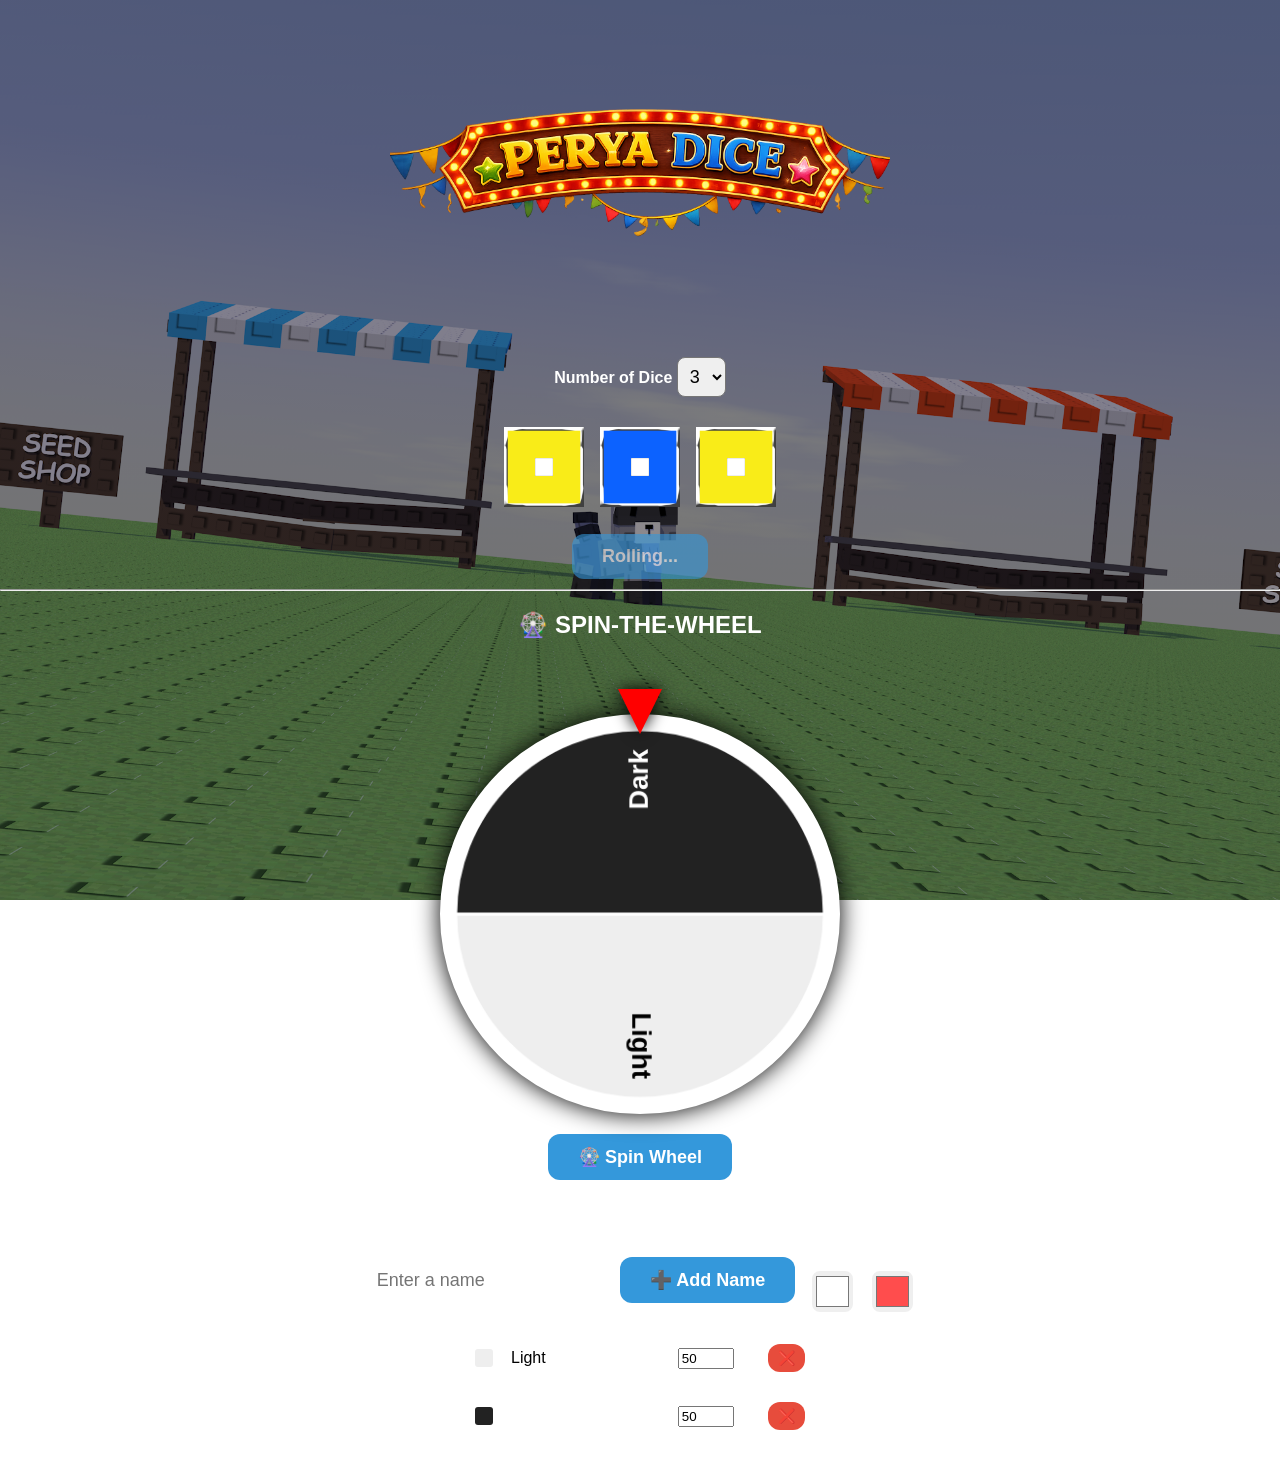
<file: perya dice/index.html>
<!DOCTYPE html>
<html lang="en">

<head>

    <meta charset="UTF-8">

    <meta name="viewport" content="width=device-width, initial-scale=1.0">

    <title>PERYA DICE</title>

    <link rel="stylesheet" href="style.css">

</head>


<body>


<!-- =========================
     LOGO
========================= -->

<img 
    class="logo"
    src="images/PERYA.png"
    alt="PERYA DICE"
>




<!-- =========================
     DICE SECTION
========================= -->

<section class="diceSection">


    <h4>
        Number of Dice

        <select id="diceCount">

            <option value="1">1</option>

            <option value="2">2</option>

            <option value="3" selected>3</option>

            <option value="4">4</option>

            <option value="5">5</option>

            <option value="6">6</option>

        </select>

    </h4>



    <div id="results"></div>



    <button id="rollButton">
        🎲 Roll Dice
    </button>


</section>





<hr>





<!-- =========================
     WHEEL SECTION
========================= -->


<section class="wheelSection">


    <h2>
        🎡 SPIN-THE-WHEEL
    </h2>

<br><br>

    <div id="wheelContainer">


        <canvas 
            id="wheel"
            width="400"
            height="400">
        </canvas>



        <div id="pointer"></div>



    </div>




    <button id="spinWheel">
        🎡 Spin Wheel
    </button>


</section>






<!-- =========================
     NAME CONTROLS
========================= -->
<br><br>

<section id="nameControls">


    <input
        id="nameInput"
        type="text"
        placeholder="Enter a name"
    >



    <button id="addName">
        ➕ Add Name
    </button>

</div>


    <div class="pickerGroup">

        <label>
            Text
        </label>


        <input
            id="textColor"
            type="color"
            value="#ffffff"
        >

    </div>





    <div class="pickerGroup">

        <label>
            Slice
        </label>


        <input
            id="nameColor"
            type="color"
            value="#ff4d4d"
        >

    </div>



</section>







<!-- =========================
     NAME LIST
========================= -->


<ul id="nameList"></ul>






<script src="script.js"></script>


</body>

</html>
</file>
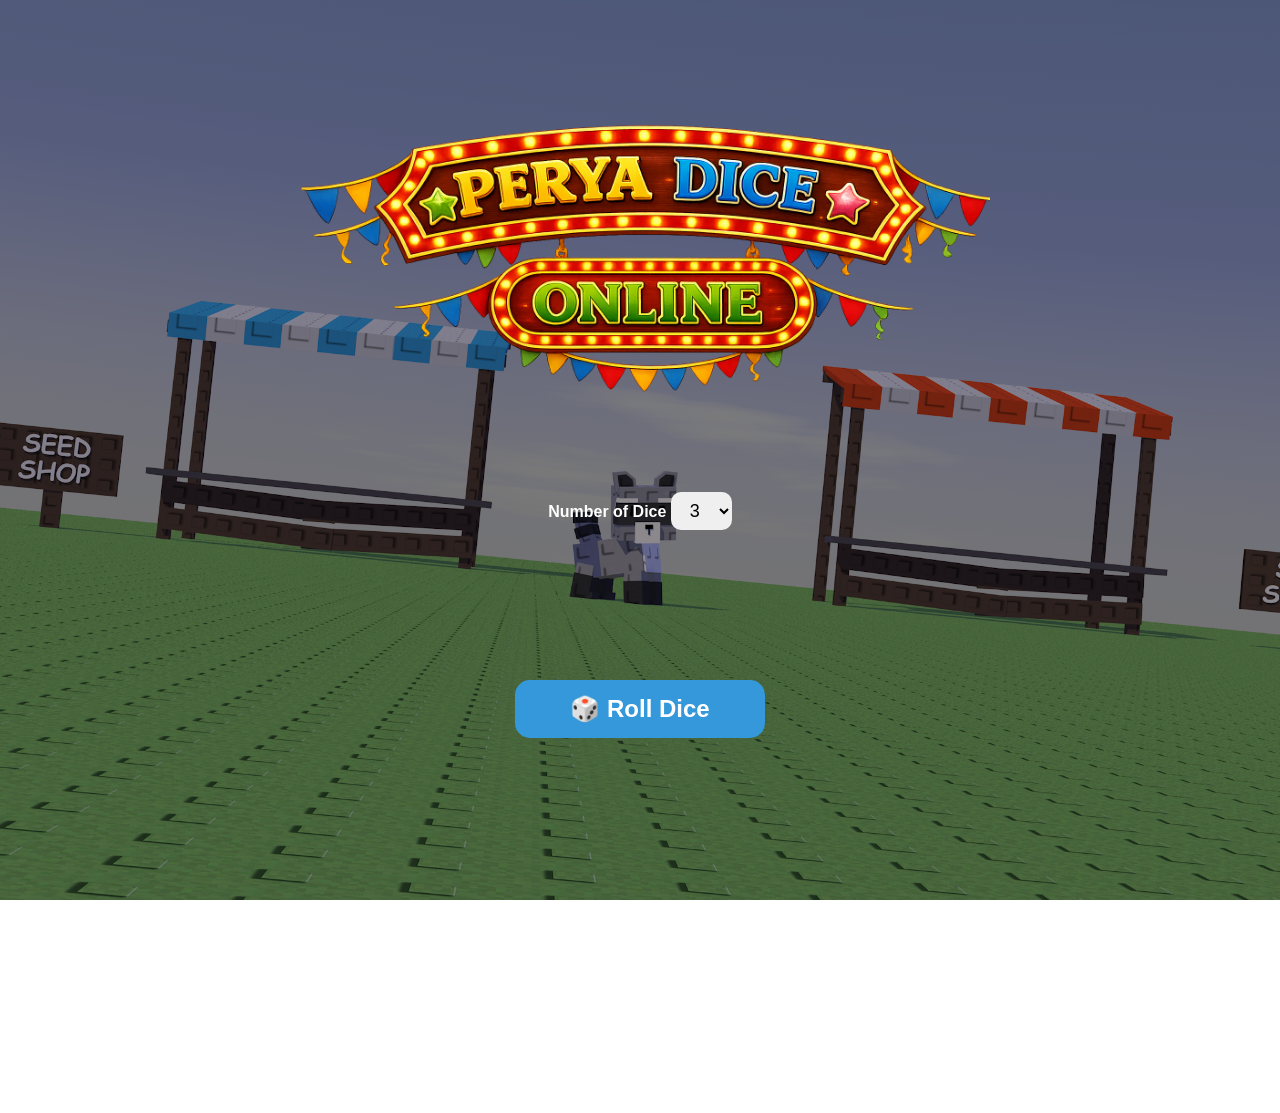
<file: old_index.html>
<!DOCTYPE html>
<html lang="en">

<head>

    <meta charset="UTF-8">

    <meta name="viewport" content="width=device-width, initial-scale=1.0">

    <title>PERYA DICE</title>

    <link rel="icon" type="image/png" sizes="32x32" href="favicon.png">

    <link rel="stylesheet" href="style.css">

</head>


<body>


<!-- =========================
     LOGO
========================= -->

<img
    class="logo"
    src="images/PERYA.png"
    alt="PERYA DICE"
>



<!-- =========================
     DICE SECTION
========================= -->

<section class="diceSection">

    <h4>

        Number of Dice


        <select id="diceCount">


            <option value="1">
                1
            </option>


            <option value="2">
                2
            </option>


            <option value="3" selected>
                3
            </option>


            <option value="4">
                4
            </option>


            <option value="5">
                5
            </option>


            <option value="6">
                6
            </option>


        </select>


    </h4>




    <div id="results"></div>




    <button id="rollButton">

    🎲 Roll Dice

    </button>



</section>

<br><br>
<br><br>
<br><br>
<br><br>
<h2>
**Welcome to Perya Dice Online!**</h3>

<h4>
Enjoy a *100% AD-FREE** online dice roller with no pop-ups, no banners, and no interruptions.</h4>
<h4> 
Just a clean, fast, and reliable experience whenever you need to roll. Whether you're playing
board games, making random decisions, or just having fun, our site is built to keep the focus
 on the dice—not on advertisements.

**No Ads. No Sign-Ups. No Distractions. Just Roll.**</h4>







<script src="script.js"></script>

<br><br>
<h4>**Welcome to Online Dice!**

Enjoy a **100% AD-FREE** online dice roller with no pop-ups, no banners, and no interruptions. Just a clean, fast, and reliable experience whenever you need to roll.

Whether you're playing board games, making random decisions, or just having fun, our site is built to keep the focus on the dice—not on advertisements.

**No Ads. No Sign-Ups. No Distractions. Just Roll.**
</h4>

</body>


</html>
</file>
<file: perya dice/style.css>
/* ==================================
   GLOBAL
================================== */

* {
    box-sizing: border-box;
}


:root {

    /* CHANGE ONLY THIS NUMBER */
    --wheel-size: 400px;

}



body {

    margin: 0;

    min-height: 100vh;


    background:
        linear-gradient(
            rgba(0,0,0,.45),
            rgba(0,0,0,.45)
        ),
        url("images/raccoon.png");


    background-size: cover;

    background-position: center;

    background-attachment: fixed;


    color:white;


    font-family:
        Arial,
        Helvetica,
        sans-serif;


    text-align:center;

}





/* ==================================
   LOGO
================================== */


.logo {

    width:min(500px,90%);


    margin-top:10px;

    margin-bottom:0;

}





/* ==================================
   SECTIONS
================================== */


section {

    margin:10px auto;

}





.diceSection h4 {

    margin-top:5px;

}





/* ==================================
   BUTTONS
================================== */


button {


    padding:12px 30px;


    font-size:18px;


    font-weight:bold;


    color:white;


    background:#3498db;


    border:none;


    border-radius:12px;


    cursor:pointer;


    transition:.2s;

}



button:hover {


    background:#2980b9;


    transform:scale(1.05);


}



button:active {


    transform:scale(.95);


}



button:disabled {


    opacity:.6;

}





/* ==================================
   DICE
================================== */


select {


    padding:8px;


    font-size:18px;


    border-radius:8px;


}



#results {


    min-height:90px;


    margin:15px;

}



.dice {


    width:80px;


    height:80px;


    margin:8px;


}




.shake {


    animation:shake .15s infinite;

}




@keyframes shake {


    0% {

        transform:rotate(0);

    }


    25% {

        transform:
        translate(-5px,2px)
        rotate(-10deg);

    }


    50% {

        transform:
        translate(5px,-2px)
        rotate(10deg);

    }


    100% {

        transform:rotate(0);

    }


}





/* ==================================
   WHEEL
================================== */


#wheelContainer {


    position:relative;


    width:var(--wheel-size);


    height:var(--wheel-size);


    margin:20px auto;


}




#wheel {


    width:var(--wheel-size);


    height:var(--wheel-size);


    border-radius:50%;


    background:white;


    border:6px solid white;


    box-shadow:

        0 0 25px black;



    transition:

        transform 6s

        cubic-bezier(
            .12,
            .8,
            .2,
            1
        );


}





/* ==================================
   POINTER
================================== */


#pointer {


    position:absolute;


    top:-25px;


    left:50%;


    transform:
    translateX(-50%);



    width:0;


    height:0;



    border-left:22px solid transparent;


    border-right:22px solid transparent;


    border-top:45px solid red;



    filter:
    drop-shadow(0 0 8px black);


}






/* ==================================
   WINNER POPUP
   INSIDE WHEEL
================================== */


.winnerPopup {


    position:absolute;


    top:50%;


    left:50%;



    transform:
    translate(-50%,-50%);



    width:180px;


    height:180px;



    background:
    rgba(0,0,0,.88);



    border-radius:50%;



    border:5px solid gold;



    color:white;



    display:flex;


    flex-direction:column;


    justify-content:center;


    align-items:center;



    z-index:50;



    box-shadow:

    0 0 30px black;



    animation:
    popupShow .3s ease;


}



.winnerPopup h2 {


    margin:0;


    font-size:22px;


}



.winnerPopup h1 {


    margin:10px;


    font-size:38px;


    color:gold;


}



.winnerPopup button {


    padding:6px 20px;


    font-size:14px;


}





@keyframes popupShow {


    from {

        opacity:0;

        transform:
        translate(-50%,-50%)
        scale(.5);

    }



    to {

        opacity:1;

        transform:
        translate(-50%,-50%)
        scale(1);

    }


}





/* ==================================
   NAME CONTROLS
================================== */


#nameControls {


    display:flex;


    justify-content:center;


    align-items:center;


    gap:15px;


    flex-wrap:wrap;


    margin:20px;


}




#nameInput {


    width:240px;


    padding:12px;


    font-size:18px;


    border:none;


    border-radius:8px;


}





.pickerGroup {


    display:flex;


    flex-direction:column;


    gap:5px;


}





input[type="color"] {


    width:45px;


    height:45px;


    border:

    2px solid white;


    border-radius:10px;


}






/* ==================================
   NAME LIST
================================== */


#nameList {


    width:350px;


    max-width:90%;


    margin:20px auto;


    padding:0;


    list-style:none;


}



#nameList li {


    display:flex;


    align-items:center;


    gap:10px;


    padding:10px;


    margin-bottom:10px;



    background:

    rgba(255,255,255,.15);



    border-radius:10px;


}





#nameList li span:nth-child(2) {


    flex:1;


    text-align:left;


}




#nameList button {


    background:#e74c3c;


    padding:6px 10px;


    font-size:14px;


}





/* ==================================
   MOBILE
================================== */


@media(max-width:600px){


    :root {

        --wheel-size:300px;

    }



    #nameControls {


        flex-direction:column;


    }



    button {


        width:90%;


    }


}
</file>
<file: style.css>
/* ==================================
   GLOBAL
================================== */

*{

    margin:0;

    padding:0;

    box-sizing:border-box;

}

html{

    scroll-behavior:smooth;

}

body{

    min-height:100vh;

    background:
        linear-gradient(
            rgba(0,0,0,.45),
            rgba(0,0,0,.45)
        ),
        url("images/raccoon.png");

    background-size:cover;

    background-position:center;

    background-repeat:no-repeat;

    background-attachment:fixed;

    font-family:Arial, Helvetica, sans-serif;

    color:#fff;

    text-align:center;

    padding:15px;

}

/* ==================================
   LOGO
================================== */

.logo{

    display:block;

    width:min(700px,95%);

    margin:0 auto 10px;

    user-select:none;

}

/* ==================================
   MAIN
================================== */

main{

    width:100%;

    max-width:1000px;

    margin:auto;

}

/* ==================================
   DICE SECTION
================================== */

.diceSection{

    width:100%;

    max-width:850px;

    margin:auto;

}

/* ==================================
   GAME INFO
================================== */

.gameInfo{

    margin-bottom:8px;

}

.gameInfo p{

    font-size:20px;

    margin-bottom:5px;

}

#gameId{

    color:#FFD700;

    font-size:22px;

    font-weight:bold;

    letter-spacing:2px;

    word-break:break-all;

}

/* ==================================
   LABEL
================================== */

label{

    display:block;

    font-size:20px;

    margin-bottom:6px;

    font-weight:bold;

}

/* ==================================
   SELECT
================================== */

select{

    padding:8px 15px;

    border:none;

    border-radius:10px;

    font-size:18px;

    cursor:pointer;

    margin-bottom:10px;

}

/* ==================================
   BUTTONS
================================== */

button{

    background:#3498db;

    color:#fff;

    border:none;

    border-radius:15px;

    padding:12px 28px;

    margin:5px;

    font-size:20px;

    font-weight:bold;

    cursor:pointer;

    transition:.25s;

}

button:hover{

    background:#2980b9;

    transform:scale(1.05);

}

button:active{

    transform:scale(.96);

}

button:disabled{

    opacity:.6;

    cursor:not-allowed;

}

/* ==================================
   ROLL BUTTON
================================== */

#rollButton{

    display:block;

    margin:12px auto;

    font-size:24px;

    padding:15px 40px;

}

/* ==================================
   COPY BUTTON
================================== */

#copyGameId{

    background:#27ae60;

}

#copyGameId:hover{

    background:#1f8a4d;

}

/* ==================================
   VERIFY BUTTON
================================== */

#verifyGame{

    background:#f39c12;

    font-size:14px;

    padding:7px 14px;

    border-radius:10px;

    width:auto;

}
 

#verifyGame:hover{

    background:#d68910;

}

/* ==================================
   RESULTS
================================== */

#results{

    min-height:120px;

    margin:8px auto;

    display:flex;

    justify-content:center;

    align-items:center;

    flex-wrap:wrap;

    gap:10px;

}

/* ==================================
   DICE
================================== */

.dice{

    width:120px;

    height:120px;

    object-fit:contain;

}

/* ==================================
   SHAKE ANIMATION
================================== */

.shake{

    animation:shake .4s infinite;

}

@keyframes shake{

    0%{

        transform:rotate(0deg);

    }

    25%{

        transform:
            translate(-5px,2px)
            rotate(-10deg);

    }

    50%{

        transform:
            translate(5px,-2px)
            rotate(10deg);

    }

    75%{

        transform:
            translate(-3px,1px)
            rotate(-5deg);

    }

    100%{

        transform:rotate(0deg);

    }

}
/* ==================================
   COLOR GUIDE
================================== */

.colorGuide{

    width:min(700px,95%);

    margin:30px auto;

    padding:20px;

    background:rgba(0,0,0,.35);

    border-radius:20px;

    backdrop-filter:blur(5px);

}

.colorGuide h3{

    margin-bottom:15px;

    font-size:24px;

}

.colors{

    display:flex;

    justify-content:center;

    align-items:center;

    flex-wrap:wrap;

    gap:15px;

}

.colors img{

    width:35px;

    height:35px;

    transition:.2s;

}

.colors img:hover{

    transform:scale(1.15);

}

/* ==================================
   HISTORY
================================== */

.historyBox{

    width:min(380px,90%);

    margin:35px auto;

    padding:20px;

    background:
        linear-gradient(
            rgba(0,0,0,.45),
            rgba(0,0,0,.45)
        ),
        url("images/previous5.png");

    background-size:cover;

    background-position:center;

    border:1px solid rgba(255,255,255,.25);

    border-radius:25px;

    box-shadow:0 8px 20px rgba(0,0,0,.35);

}

.historyBox h2,
.historyBox h3{

    margin-bottom:18px;

    font-size:22px;

}

#history{

    display:flex;

    flex-direction:column;

    gap:10px;

}

.historyRow{

    display:flex;

    justify-content:center;

    align-items:center;

    gap:8px;

}

.historyDice{

    width:30px;

    height:30px;

}

/* ==================================
   VERIFY PAGE
================================== */

.verifyCard{

    width:min(650px,95%);

    margin:30px auto;

    padding:25px;

    background:rgba(0,0,0,.35);

    border-radius:25px;

    backdrop-filter:blur(6px);

    box-shadow:0 10px 25px rgba(0,0,0,.35);

}


.verifyCard h1{

    margin-bottom:15px;

}


.verifyTable{

    width:100%;

    border-collapse:collapse;

    margin-top:20px;

}


.verifyTable th{

    background:#3498db;

    color:#fff;

    padding:12px;

    border-bottom:2px solid rgba(255,255,255,.2);

}


.verifyTable td{

    padding:12px;

    text-align:center;

    vertical-align:middle;

    border-bottom:1px solid rgba(255,255,255,.12);

}


.verifyTable tr:hover{

    background:rgba(255,255,255,.08);

}


.verifyTable td:first-child{

    width:60px;

    font-weight:bold;

}


.verifyTable td:last-child{

    white-space:nowrap;

}


.verifyDice{

    display:flex;

    justify-content:center;

    align-items:center;

    gap:5px;

    flex-wrap:nowrap;

}


.verifyDice img{

    width:30px;

    height:30px;

}
/* ==================================
   ABOUT
================================== */

.about{

    width:min(900px,92%);

    margin:45px auto;

    padding:30px;

    background:rgba(0,0,0,.35);

    border-radius:20px;

    backdrop-filter:blur(5px);

    line-height:1.8;

}

.about h2{

    font-size:32px;

    margin-bottom:20px;

}

.about p{

    font-size:18px;

    margin-bottom:15px;

}

/* ==================================
   LINKS
================================== */

a{

    color:#6ec6ff;

    text-decoration:none;

}

a:hover{

    text-decoration:underline;

}

/* ==================================
   SCROLLBAR
================================== */

::-webkit-scrollbar{

    width:10px;

}

::-webkit-scrollbar-track{

    background:#222;

}

::-webkit-scrollbar-thumb{

    background:#3498db;

    border-radius:10px;

}

::-webkit-scrollbar-thumb:hover{

    background:#2980b9;

}

/* ==================================
   MOBILE
================================== */

@media (max-width:768px){

    body{

        padding:10px;

    }

    .logo{

        width:95%;

    }

    .gameInfo p{

        font-size:17px;

    }

    #gameId{

        font-size:18px;

        letter-spacing:1px;

    }

    label{

        font-size:18px;

    }

    select{

        font-size:16px;

    }

    .dice{

        width:80px;

        height:80px;

    }

    #results{

        min-height:90px;

        gap:8px;

    }

    button{

        width:90%;

        max-width:320px;

        font-size:18px;

    }

    #copyGameId,
    #verifyGame{

        width:auto;

        font-size:14px;

        padding:8px 16px;

    }

    .colors{

        gap:10px;

    }

    .colors img{

        width:28px;

        height:28px;

    }

    .historyBox{

        width:95%;

        padding:15px;

    }

    .historyDice{

        width:24px;

        height:24px;

    }

    .verifyCard{

        width:100%;

        padding:15px;

    }

    .verifyTable{

        font-size:14px;

    }

    .verifyTable th,
    .verifyTable td{

        padding:8px;

    }

    .verifyDice img{

        width:22px;

        height:22px;

    }

    .verifyTable td:last-child{

        white-space:normal;

    }

    .about{

        width:95%;

        padding:20px;

    }

    .about h2{

        font-size:24px;

    }

    .about p{

        font-size:16px;

    }

}

/* ==================================
   DESKTOP
================================== */

@media (min-width:769px){

    button{

        min-width:170px;

    }

    #rollButton{

        min-width:250px;

    }

}

/* ==================================
   SMALL IMPROVEMENTS
================================== */

img{

    user-select:none;

    -webkit-user-drag:none;

}

button,
select{

    outline:none;

}

button:focus,
select:focus{

    box-shadow:0 0 10px rgba(52,152,219,.45);

}

table{

    border-spacing:0;

}

h1,
h2,
h3,
h4,
p{

    line-height:1.4;

}

/* ==================================
   SMOOTH FADE
================================== */

.dice,
.historyDice,
.verifyDice img{

    transition:.2s ease;

}

.verifyTable{

    overflow:hidden;

    border-radius:15px;

}

.verifyTable th:first-child{

    border-top-left-radius:15px;

}

.verifyTable th:last-child{

    border-top-right-radius:15px;

}

/* ==================================
   GAME ID COPY
================================== */

.gameIdBox{

    display:flex;

    justify-content:center;

    align-items:center;

    gap:1px;

    flex-wrap:wrap;

}


#copyGameId{

    background:#27ae60;

    font-size:5 px;

    padding:1px 1px;

    border-radius:0px;

    margin:0;

}


#copyGameId:hover{

    background:#1f8a4d;

}

/* ==================================
   INDEX VERIFY BUTTON
================================== */

#verifyGame{

    font-size:7px;

    padding:1px 4px;

    border-radius:10px;

    width:auto;

    margin:5px;

}
</file>
